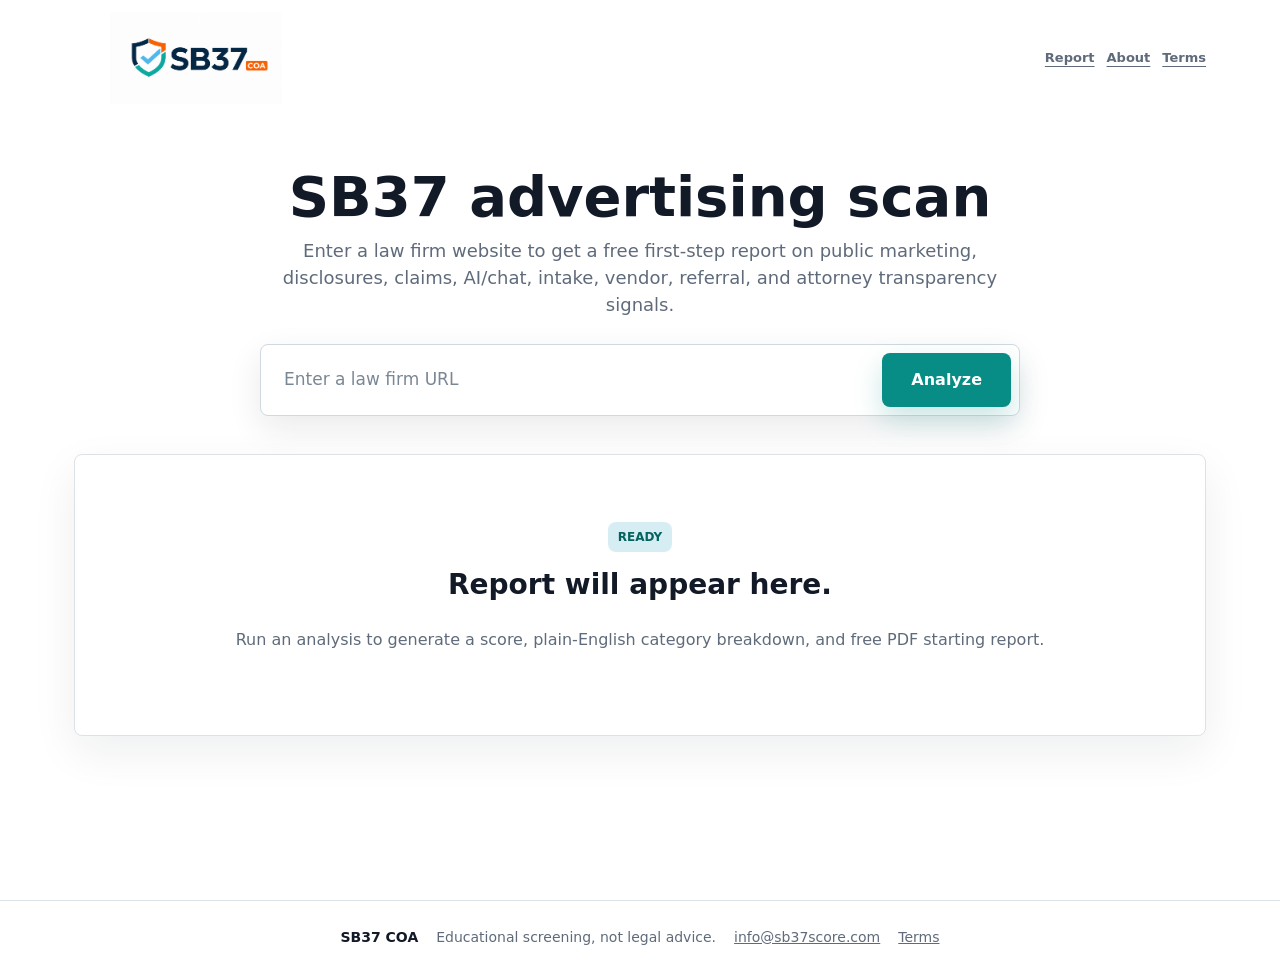
<file: index.html>
<!doctype html>
<html lang="en">
  <head>
    <meta charset="utf-8">
    <meta name="viewport" content="width=device-width, initial-scale=1">
    <title>SB37 COA | California Legal Advertising Assessment</title>
    <meta name="description" content="Run a free SB37 compliance opportunity assessment for California law firm advertising, AI content, intake scripts, lead vendors, and disclosures.">
    <link rel="canonical" href="https://sb37score.com/">
    <link rel="stylesheet" href="styles.css?v=20260804a">
  </head>
  <body>
    <header class="site-header">
      <div class="top-scan-shell">
        <a class="brand" href="/" aria-label="SB37 COA home">
          <img src="assets/sb37-coa-logo.png" alt="SB37 COA logo">
        </a>
        <div class="small-links" aria-label="Site links">
          <a href="#assessment">Report</a>
          <a href="/about.html">About</a>
          <a href="/terms.html">Terms</a>
        </div>
      </div>
    </header>

    <main class="scan-app">
      <section class="psi-hero" aria-label="SB37 scanner">
        <div class="psi-copy">
          <h1>SB37 advertising scan</h1>
          <p>Enter a law firm website to get a free first-step report on public marketing, disclosures, claims, AI/chat, intake, vendor, referral, and attorney transparency signals.</p>
        </div>
        <form class="top-scan-form psi-form" id="assessmentForm">
          <label class="sr-only" for="website">Law firm website</label>
          <input id="website" name="website" type="text" inputmode="url" autocapitalize="none" autocomplete="url" spellcheck="false" placeholder="Enter a law firm URL" required>
          <button class="button primary" type="submit">Analyze</button>
        </form>
      </section>
      <section class="assessment-shell compact-report" id="assessment">
        <div class="assessment-output">
          <article class="report-card" id="reportCard" aria-live="polite">
            <div class="report-empty">
              <span class="report-badge">Ready</span>
              <h3>Report will appear here.</h3>
              <p>Run an analysis to generate a score, plain-English category breakdown, and free PDF starting report.</p>
            </div>
          </article>
        </div>
      </section>
    </main>

    <footer class="site-footer">
      <span>SB37 COA</span>
      <span>Educational screening, not legal advice.</span>
      <a href="mailto:info@sb37score.com">info@sb37score.com</a>
      <a href="/terms.html">Terms</a>
    </footer>

    <script src="script.js?v=20260912d"></script>
  </body>
</html>
</file>
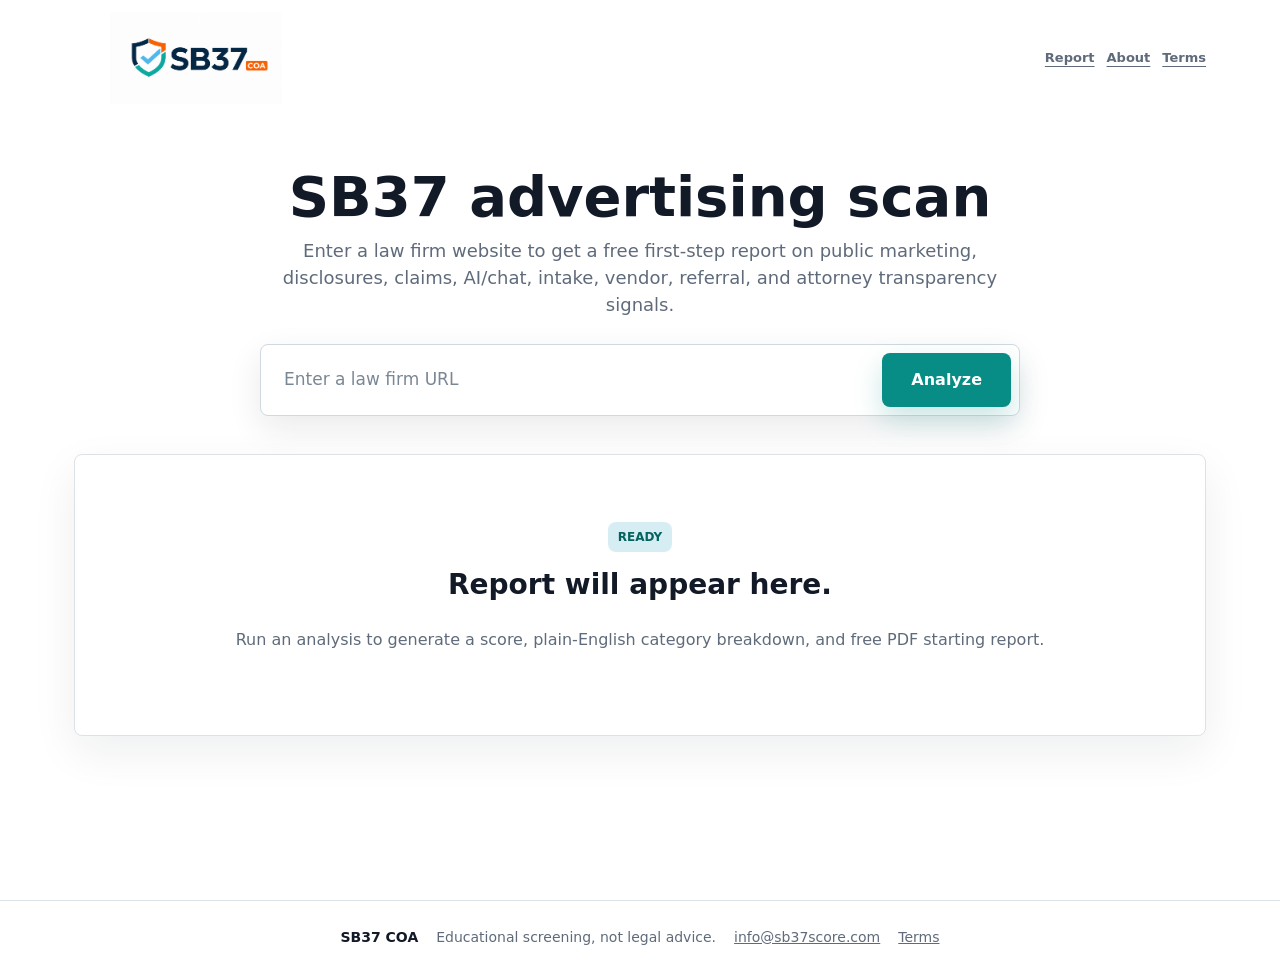
<file: questionSB/index.html>
<!doctype html>
<html lang="en">
  <head>
    <meta charset="utf-8">
    <meta name="viewport" content="width=device-width, initial-scale=1">
    <meta http-equiv="refresh" content="0; url=/?ref=SB">
    <title>SB37 COA Referral</title>
    <link rel="canonical" href="https://sb37score.com/?ref=SB">
    <script>
      window.location.replace("/?ref=SB");
    </script>
  </head>
  <body>
    <p><a href="/?ref=SB">Open SB37 COA</a></p>
  </body>
</html>
</file>
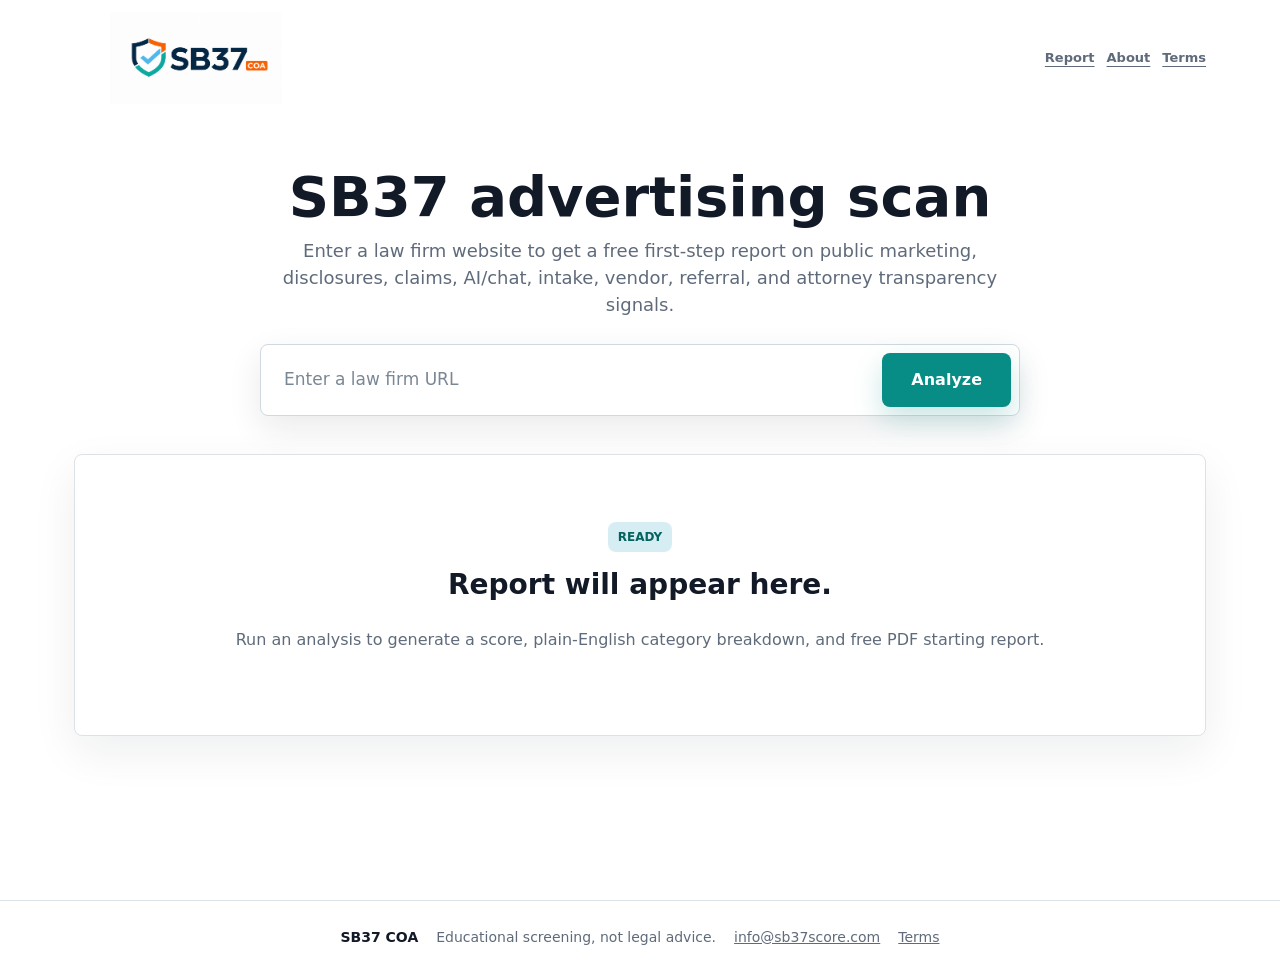
<file: SB37/index.html>
<!doctype html>
<html lang="en">
  <head>
    <meta charset="utf-8">
    <meta name="viewport" content="width=device-width, initial-scale=1">
    <meta http-equiv="refresh" content="0; url=/">
    <title>SB37 COA</title>
    <link rel="canonical" href="https://sb37score.com/">
    <script>
      window.location.replace("/" + window.location.search + window.location.hash);
    </script>
  </head>
  <body>
    <p><a href="/">Open SB37 COA</a></p>
  </body>
</html>
</file>
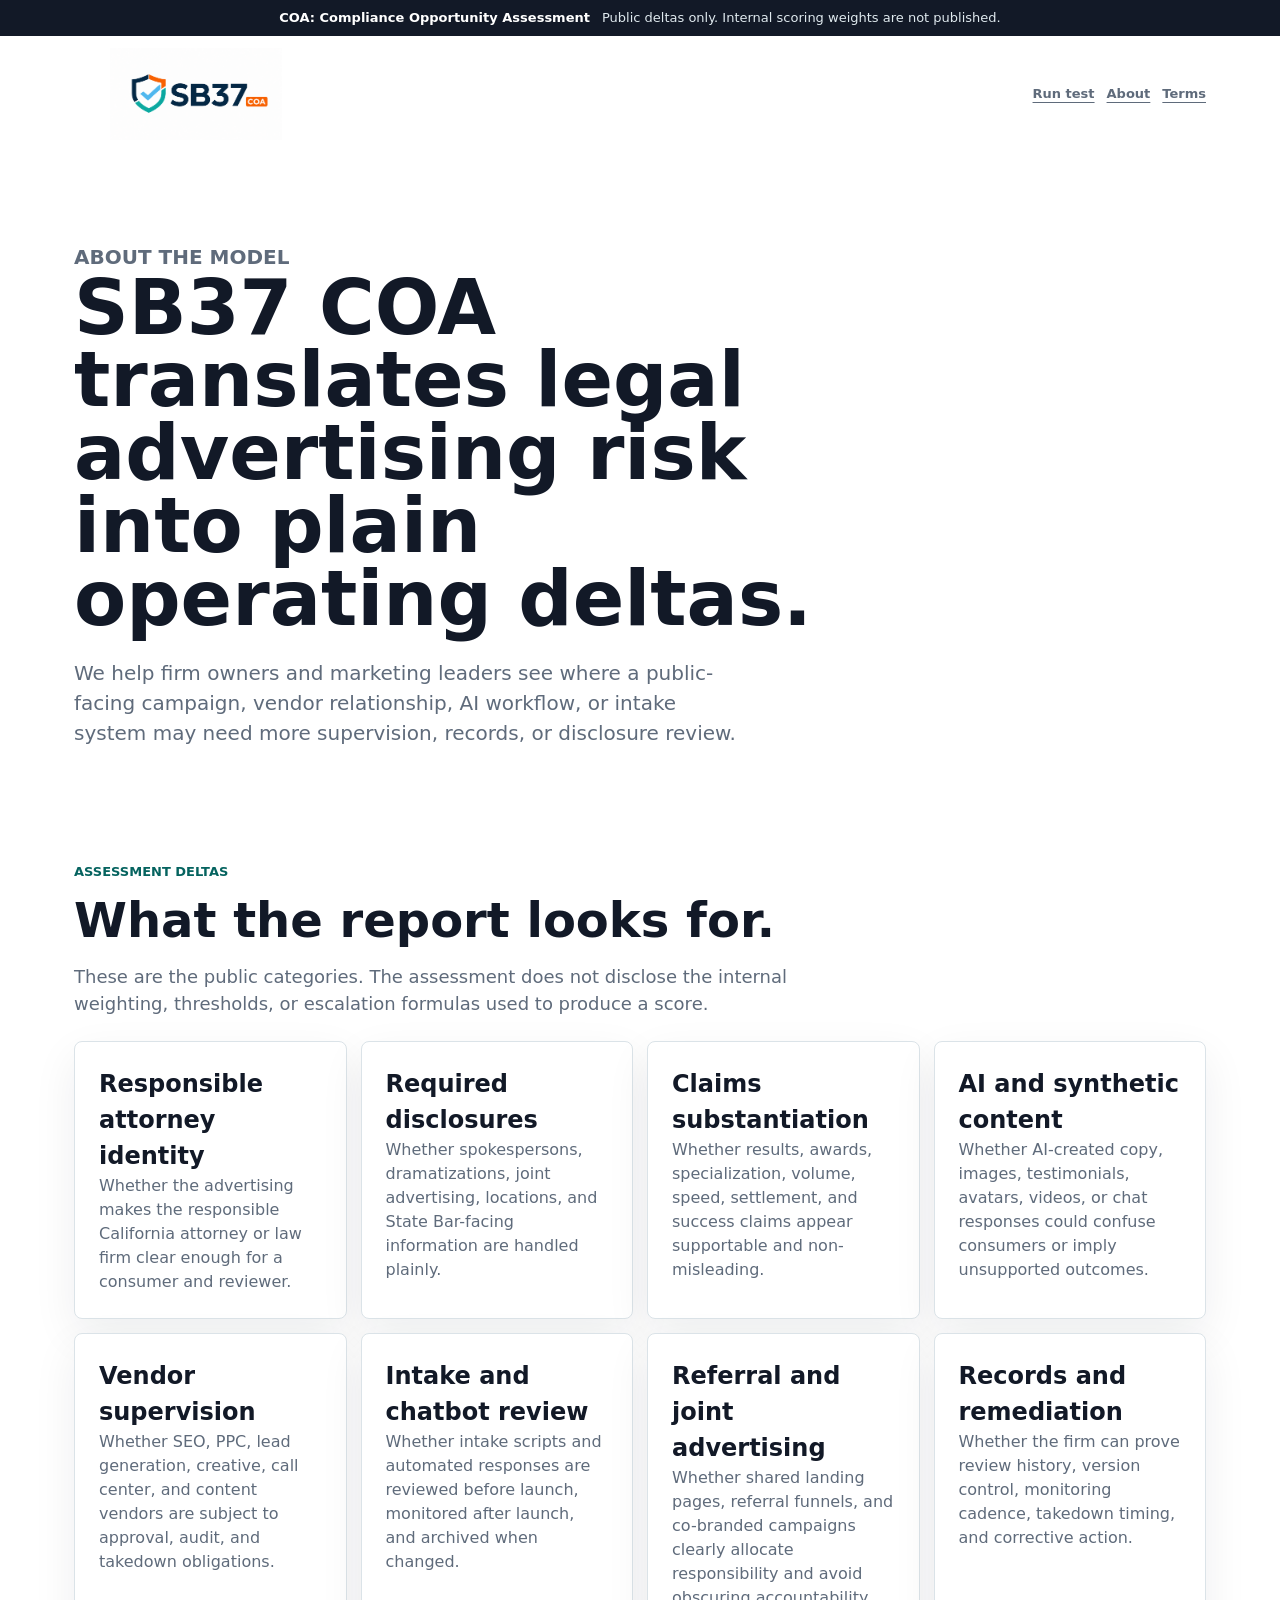
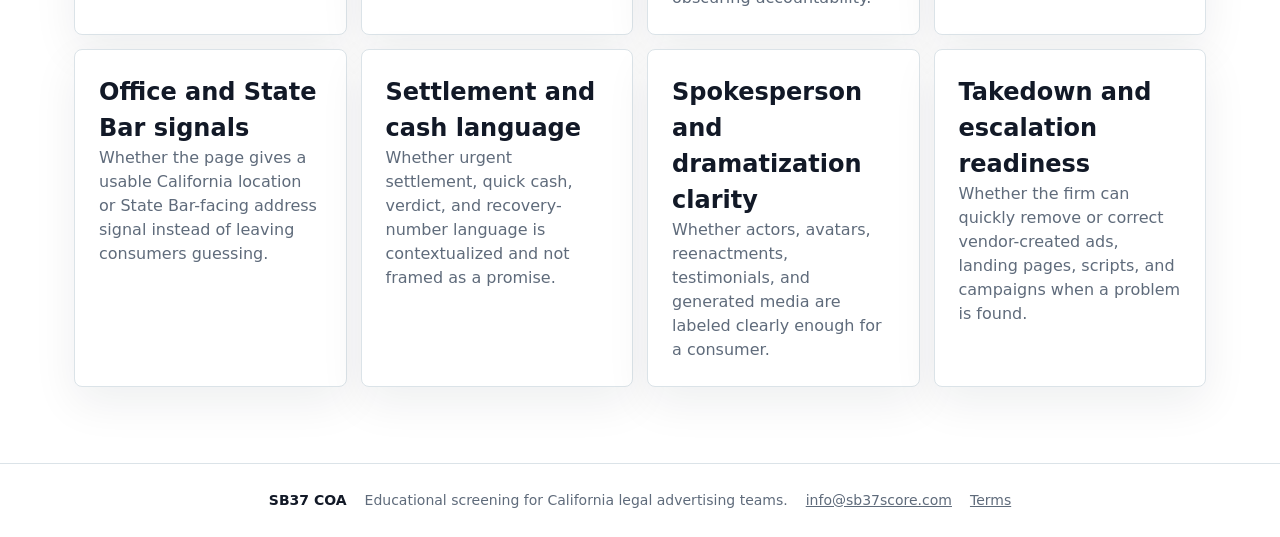
<file: about.html>
<!doctype html>
<html lang="en">
  <head>
    <meta charset="utf-8">
    <meta name="viewport" content="width=device-width, initial-scale=1">
    <title>About SB37 COA</title>
    <meta name="description" content="About the SB37 COA assessment deltas for California lawyer advertising readiness.">
    <link rel="canonical" href="https://sb37score.com/about.html">
    <link rel="stylesheet" href="styles.css">
  </head>
  <body>
    <header class="site-header">
      <div class="coa-strip">
        <strong>COA: Compliance Opportunity Assessment</strong>
        <span>Public deltas only. Internal scoring weights are not published.</span>
      </div>
      <div class="top-scan-shell simple">
        <a class="brand" href="/" aria-label="SB37 COA home">
          <img src="assets/sb37-coa-logo.png" alt="SB37 COA logo">
        </a>
        <div class="small-links" aria-label="Site links">
          <a href="/">Run test</a>
          <a href="/about.html">About</a>
          <a href="/terms.html">Terms</a>
        </div>
      </div>
    </header>

    <main>
      <section class="page-hero">
        <p class="eyebrow">About the model</p>
        <h1>SB37 COA translates legal advertising risk into plain operating deltas.</h1>
        <p>We help firm owners and marketing leaders see where a public-facing campaign, vendor relationship, AI workflow, or intake system may need more supervision, records, or disclosure review.</p>
      </section>

      <section class="delta-section">
        <div class="section-heading compact">
          <p class="eyebrow">Assessment deltas</p>
          <h2>What the report looks for.</h2>
          <p>These are the public categories. The assessment does not disclose the internal weighting, thresholds, or escalation formulas used to produce a score.</p>
        </div>
        <div class="delta-grid">
          <article>
            <h3>Responsible attorney identity</h3>
            <p>Whether the advertising makes the responsible California attorney or law firm clear enough for a consumer and reviewer.</p>
          </article>
          <article>
            <h3>Required disclosures</h3>
            <p>Whether spokespersons, dramatizations, joint advertising, locations, and State Bar-facing information are handled plainly.</p>
          </article>
          <article>
            <h3>Claims substantiation</h3>
            <p>Whether results, awards, specialization, volume, speed, settlement, and success claims appear supportable and non-misleading.</p>
          </article>
          <article>
            <h3>AI and synthetic content</h3>
            <p>Whether AI-created copy, images, testimonials, avatars, videos, or chat responses could confuse consumers or imply unsupported outcomes.</p>
          </article>
          <article>
            <h3>Vendor supervision</h3>
            <p>Whether SEO, PPC, lead generation, creative, call center, and content vendors are subject to approval, audit, and takedown obligations.</p>
          </article>
          <article>
            <h3>Intake and chatbot review</h3>
            <p>Whether intake scripts and automated responses are reviewed before launch, monitored after launch, and archived when changed.</p>
          </article>
          <article>
            <h3>Referral and joint advertising</h3>
            <p>Whether shared landing pages, referral funnels, and co-branded campaigns clearly allocate responsibility and avoid obscuring accountability.</p>
          </article>
          <article>
            <h3>Records and remediation</h3>
            <p>Whether the firm can prove review history, version control, monitoring cadence, takedown timing, and corrective action.</p>
          </article>
          <article>
            <h3>Office and State Bar signals</h3>
            <p>Whether the page gives a usable California location or State Bar-facing address signal instead of leaving consumers guessing.</p>
          </article>
          <article>
            <h3>Settlement and cash language</h3>
            <p>Whether urgent settlement, quick cash, verdict, and recovery-number language is contextualized and not framed as a promise.</p>
          </article>
          <article>
            <h3>Spokesperson and dramatization clarity</h3>
            <p>Whether actors, avatars, reenactments, testimonials, and generated media are labeled clearly enough for a consumer.</p>
          </article>
          <article>
            <h3>Takedown and escalation readiness</h3>
            <p>Whether the firm can quickly remove or correct vendor-created ads, landing pages, scripts, and campaigns when a problem is found.</p>
          </article>
        </div>
      </section>
    </main>

    <footer class="site-footer">
      <span>SB37 COA</span>
      <span>Educational screening for California legal advertising teams.</span>
      <a href="mailto:info@sb37score.com">info@sb37score.com</a>
      <a href="/terms.html">Terms</a>
    </footer>
  </body>
</html>
</file>
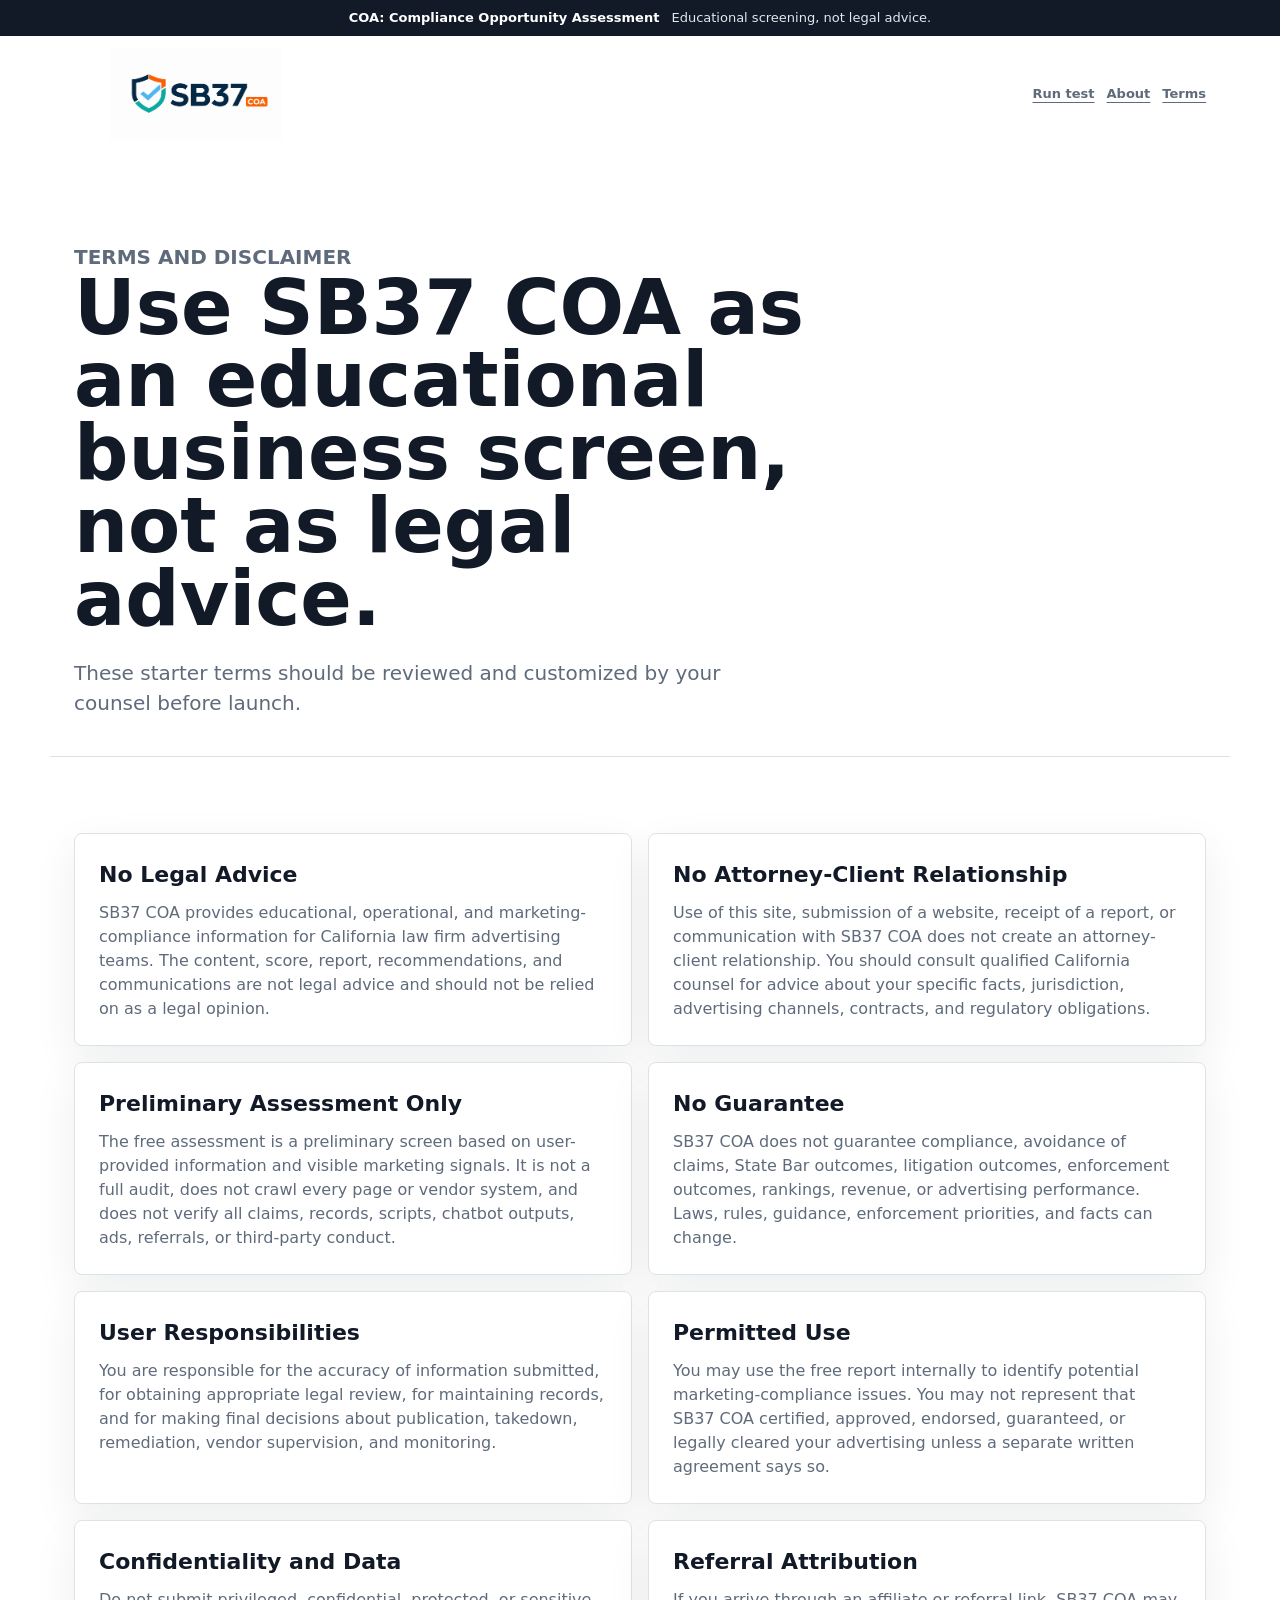
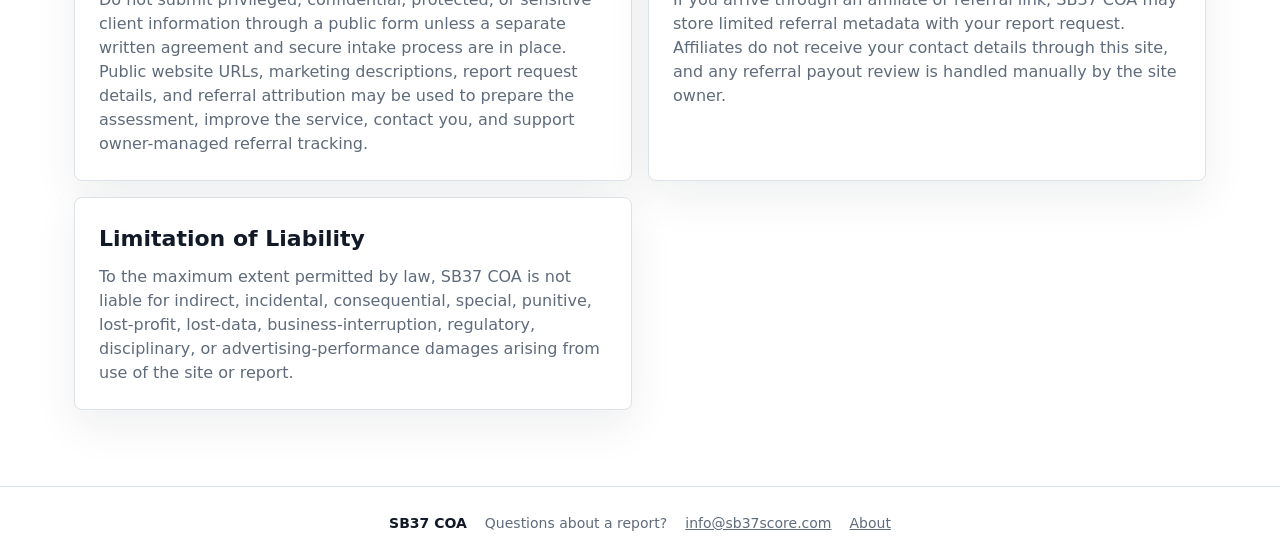
<file: terms.html>
<!doctype html>
<html lang="en">
  <head>
    <meta charset="utf-8">
    <meta name="viewport" content="width=device-width, initial-scale=1">
    <title>SB37 COA Terms and Disclaimer</title>
    <meta name="description" content="Terms of service and disclaimer for SB37 COA.">
    <link rel="canonical" href="https://sb37score.com/terms.html">
    <link rel="stylesheet" href="styles.css">
  </head>
  <body>
    <header class="site-header">
      <div class="coa-strip">
        <strong>COA: Compliance Opportunity Assessment</strong>
        <span>Educational screening, not legal advice.</span>
      </div>
      <div class="top-scan-shell simple">
        <a class="brand" href="/" aria-label="SB37 COA home">
          <img src="assets/sb37-coa-logo.png" alt="SB37 COA logo">
        </a>
        <div class="small-links" aria-label="Site links">
          <a href="/">Run test</a>
          <a href="/about.html">About</a>
          <a href="/terms.html">Terms</a>
        </div>
      </div>
    </header>

    <main>
      <section class="page-hero legal">
        <p class="eyebrow">Terms and disclaimer</p>
        <h1>Use SB37 COA as an educational business screen, not as legal advice.</h1>
        <p>These starter terms should be reviewed and customized by your counsel before launch.</p>
      </section>

      <section class="terms-layout">
        <article>
          <h2>No Legal Advice</h2>
          <p>SB37 COA provides educational, operational, and marketing-compliance information for California law firm advertising teams. The content, score, report, recommendations, and communications are not legal advice and should not be relied on as a legal opinion.</p>
        </article>
        <article>
          <h2>No Attorney-Client Relationship</h2>
          <p>Use of this site, submission of a website, receipt of a report, or communication with SB37 COA does not create an attorney-client relationship. You should consult qualified California counsel for advice about your specific facts, jurisdiction, advertising channels, contracts, and regulatory obligations.</p>
        </article>
        <article>
          <h2>Preliminary Assessment Only</h2>
          <p>The free assessment is a preliminary screen based on user-provided information and visible marketing signals. It is not a full audit, does not crawl every page or vendor system, and does not verify all claims, records, scripts, chatbot outputs, ads, referrals, or third-party conduct.</p>
        </article>
        <article>
          <h2>No Guarantee</h2>
          <p>SB37 COA does not guarantee compliance, avoidance of claims, State Bar outcomes, litigation outcomes, enforcement outcomes, rankings, revenue, or advertising performance. Laws, rules, guidance, enforcement priorities, and facts can change.</p>
        </article>
        <article>
          <h2>User Responsibilities</h2>
          <p>You are responsible for the accuracy of information submitted, for obtaining appropriate legal review, for maintaining records, and for making final decisions about publication, takedown, remediation, vendor supervision, and monitoring.</p>
        </article>
        <article>
          <h2>Permitted Use</h2>
          <p>You may use the free report internally to identify potential marketing-compliance issues. You may not represent that SB37 COA certified, approved, endorsed, guaranteed, or legally cleared your advertising unless a separate written agreement says so.</p>
        </article>
        <article>
          <h2>Confidentiality and Data</h2>
          <p>Do not submit privileged, confidential, protected, or sensitive client information through a public form unless a separate written agreement and secure intake process are in place. Public website URLs, marketing descriptions, report request details, and referral attribution may be used to prepare the assessment, improve the service, contact you, and support owner-managed referral tracking.</p>
        </article>
        <article>
          <h2>Referral Attribution</h2>
          <p>If you arrive through an affiliate or referral link, SB37 COA may store limited referral metadata with your report request. Affiliates do not receive your contact details through this site, and any referral payout review is handled manually by the site owner.</p>
        </article>
        <article>
          <h2>Limitation of Liability</h2>
          <p>To the maximum extent permitted by law, SB37 COA is not liable for indirect, incidental, consequential, special, punitive, lost-profit, lost-data, business-interruption, regulatory, disciplinary, or advertising-performance damages arising from use of the site or report.</p>
        </article>
      </section>
    </main>

    <footer class="site-footer">
      <span>SB37 COA</span>
      <span>Questions about a report?</span>
      <a href="mailto:info@sb37score.com">info@sb37score.com</a>
      <a href="/about.html">About</a>
    </footer>
  </body>
</html>
</file>
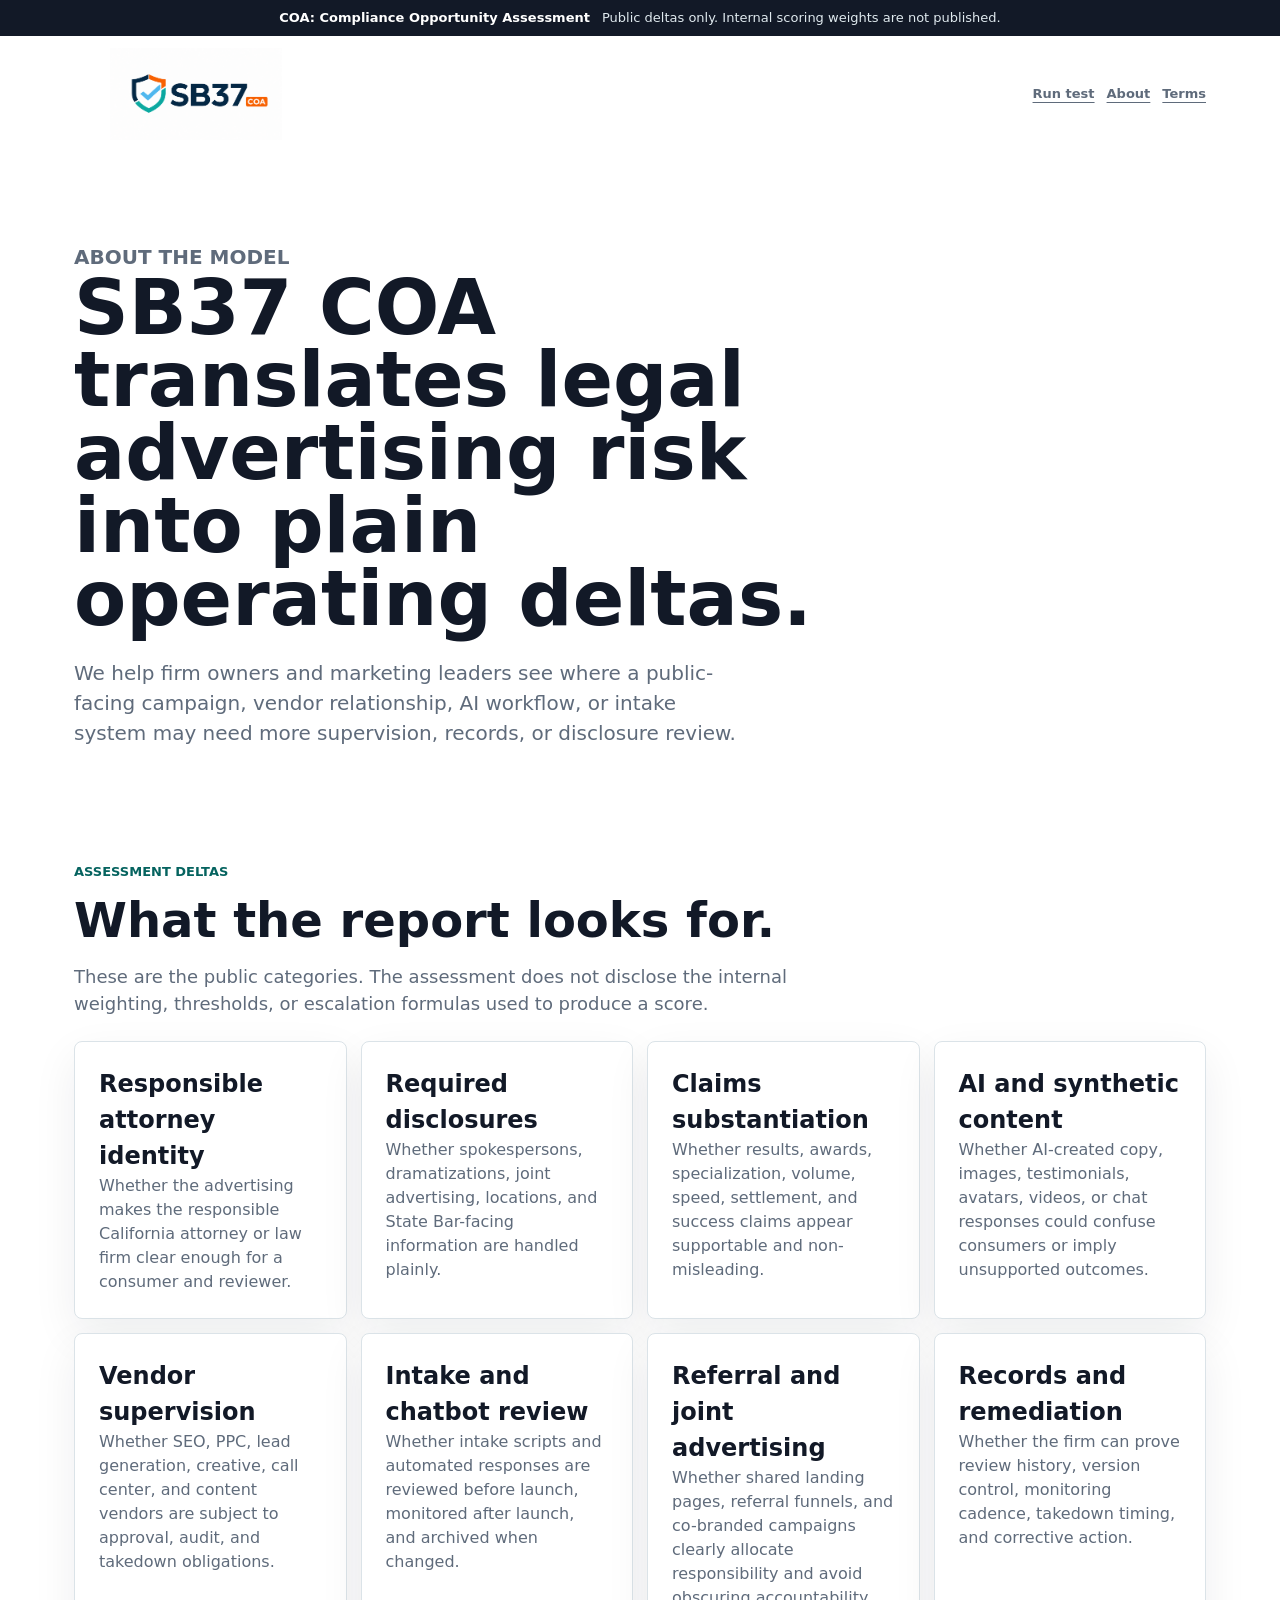
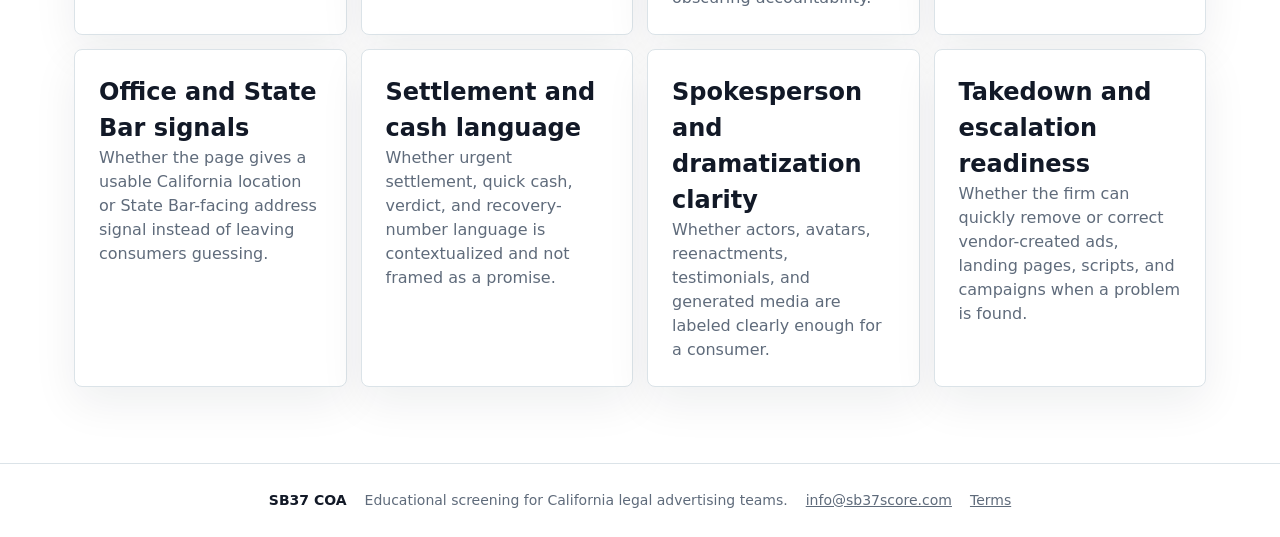
<file: SB37/about.html>
<!doctype html>
<html lang="en">
  <head>
    <meta charset="utf-8">
    <meta name="viewport" content="width=device-width, initial-scale=1">
    <meta http-equiv="refresh" content="0; url=/about.html">
    <title>About SB37 COA</title>
    <link rel="canonical" href="https://sb37score.com/about.html">
    <script>
      window.location.replace("/about.html" + window.location.search + window.location.hash);
    </script>
  </head>
  <body>
    <p><a href="/about.html">Open About SB37 COA</a></p>
  </body>
</html>
</file>
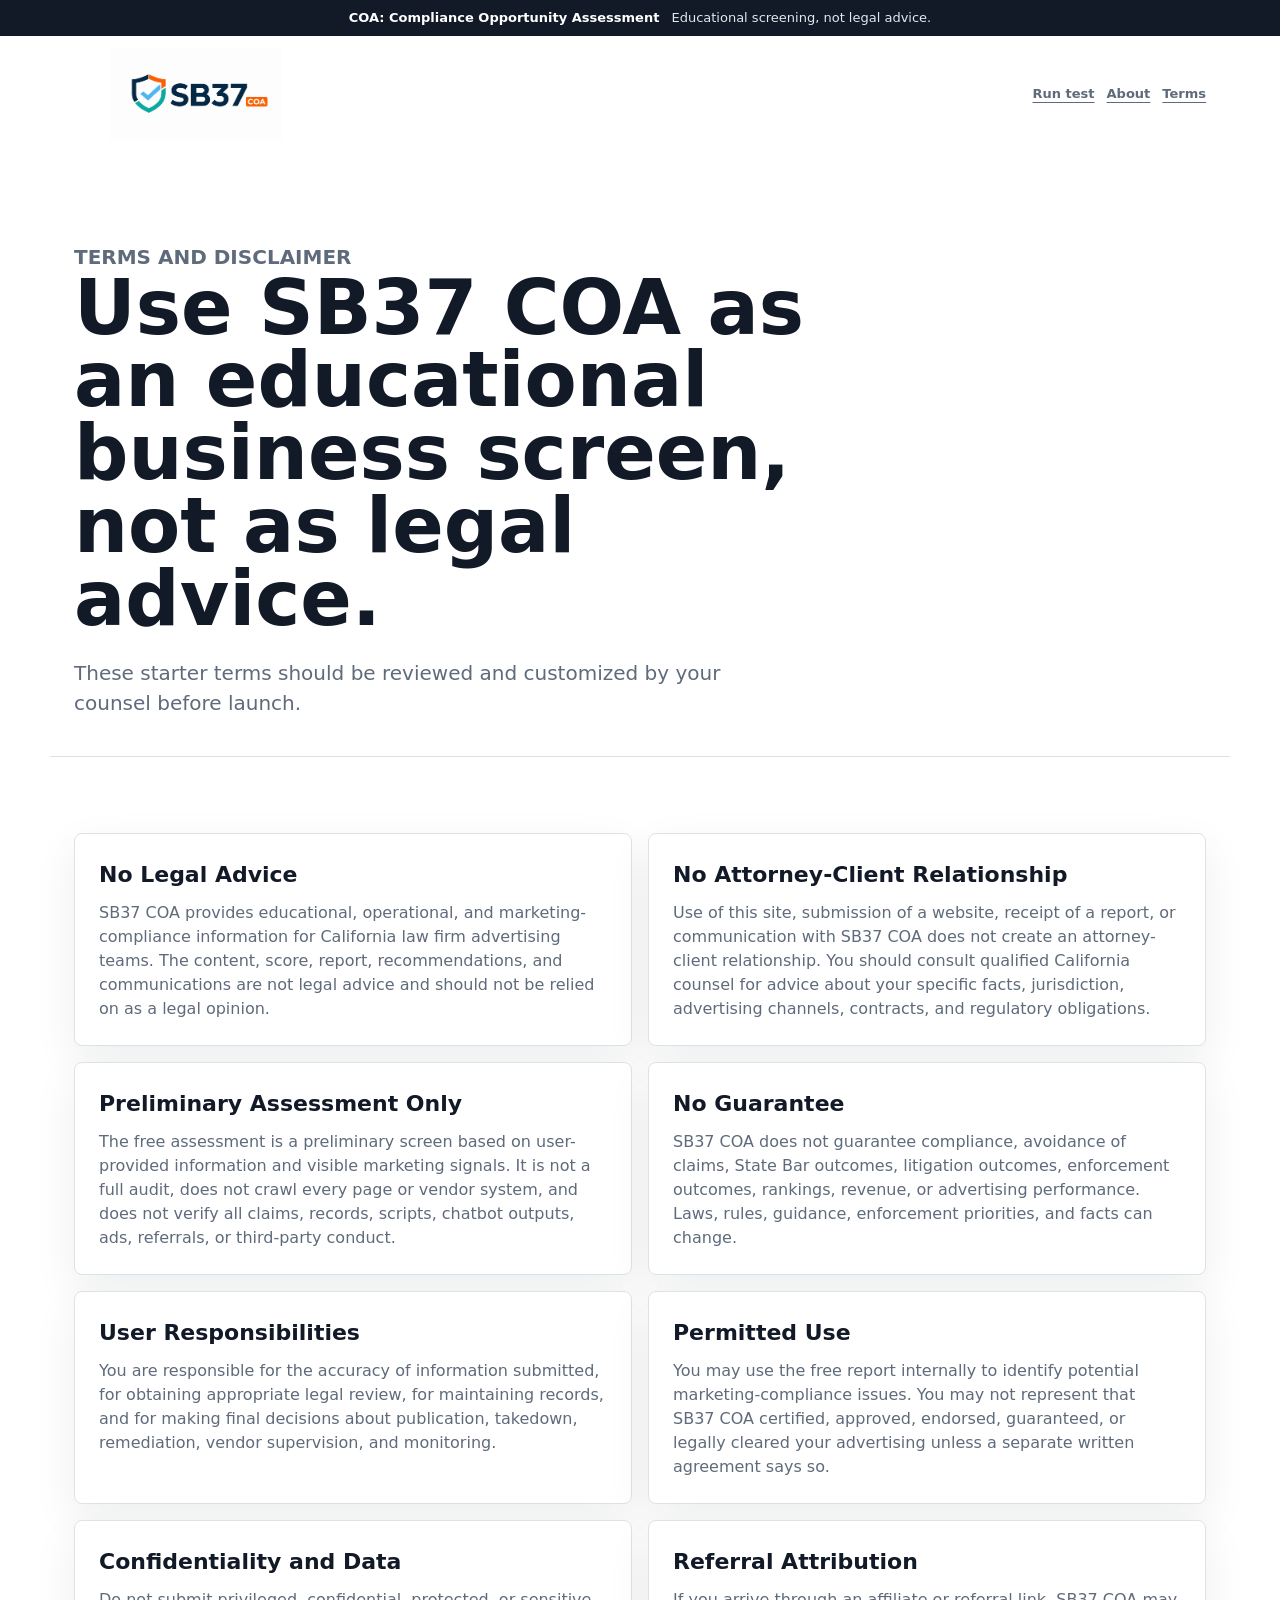
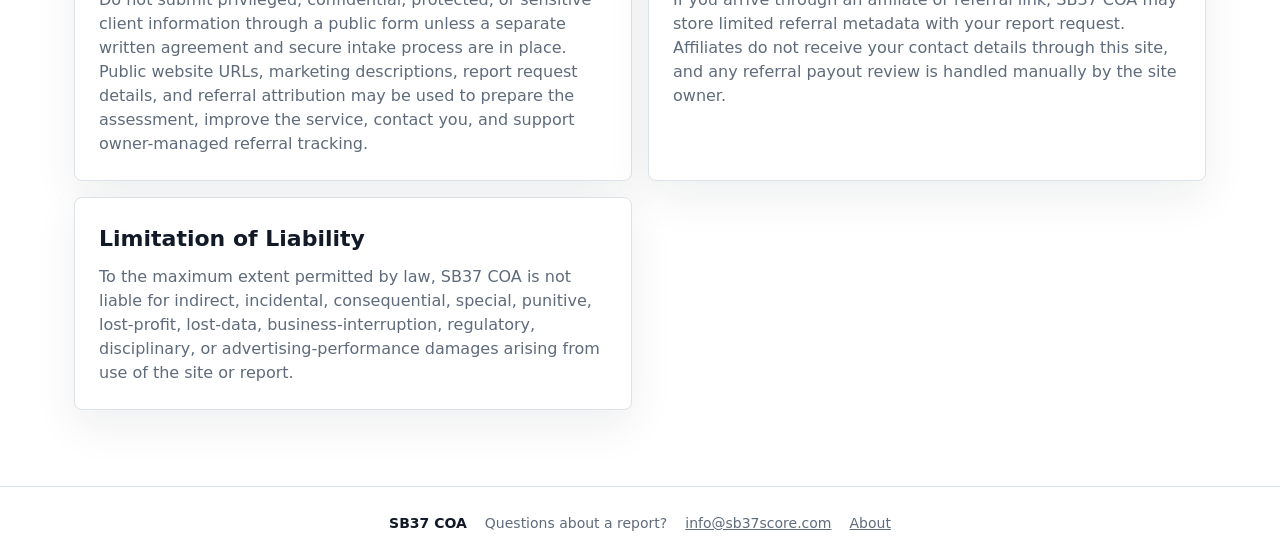
<file: SB37/terms.html>
<!doctype html>
<html lang="en">
  <head>
    <meta charset="utf-8">
    <meta name="viewport" content="width=device-width, initial-scale=1">
    <meta http-equiv="refresh" content="0; url=/terms.html">
    <title>SB37 COA Terms and Disclaimer</title>
    <link rel="canonical" href="https://sb37score.com/terms.html">
    <script>
      window.location.replace("/terms.html" + window.location.search + window.location.hash);
    </script>
  </head>
  <body>
    <p><a href="/terms.html">Open SB37 COA Terms</a></p>
  </body>
</html>
</file>
<file: styles.css>
:root {
  --ink: #121927;
  --muted: #5f6b7b;
  --line: #dbe3e8;
  --paper: #fbfcf8;
  --white: #ffffff;
  --teal: #078c86;
  --teal-dark: #05635f;
  --poppy: #f27a35;
  --sky: #d7edf4;
  --blue: #315d7d;
  --green: #27a76f;
  --warning: #c56a16;
  --danger: #b43b45;
  --shadow: 0 24px 70px rgba(18, 25, 39, 0.13);
}

* {
  box-sizing: border-box;
}

html {
  scroll-behavior: smooth;
}

body {
  margin: 0;
  color: var(--ink);
  background: var(--white);
  font-family: Inter, ui-sans-serif, system-ui, -apple-system, BlinkMacSystemFont, "Segoe UI", sans-serif;
  line-height: 1.5;
}

a {
  color: inherit;
}

.site-header {
  position: relative;
  top: 0;
  z-index: 10;
  background: var(--white);
}

.coa-strip {
  display: flex;
  justify-content: center;
  gap: 12px;
  padding: 8px 20px;
  color: var(--white);
  background: var(--ink);
  font-size: 13px;
}

.coa-strip span {
  color: #dfe9ee;
}

.top-scan-shell {
  display: grid;
  grid-template-columns: auto 1fr;
  align-items: center;
  gap: 22px;
  max-width: 1180px;
  margin: 0 auto;
  padding: 12px 24px 6px;
}

.top-scan-shell.simple {
  grid-template-columns: auto auto;
  justify-content: space-between;
}

.brand {
  display: inline-flex;
  align-items: center;
  text-decoration: none;
}

.brand img {
  display: block;
  width: 244px;
  height: 92px;
  object-fit: contain;
}

.top-scan-form {
  display: grid;
  grid-template-columns: minmax(0, 1fr) auto;
  gap: 10px;
  align-items: center;
  width: 100%;
}

.top-scan-form input {
  min-height: 54px;
  background: var(--white);
  box-shadow: none;
  font-size: 17px;
}

.top-scan-form input::placeholder {
  color: #7a8794;
}

.small-links {
  display: flex;
  align-items: center;
  justify-content: flex-end;
  gap: 12px;
  white-space: nowrap;
}

.scan-app {
  min-height: calc(100vh - 110px);
}

.psi-hero {
  display: grid;
  gap: 26px;
  justify-items: center;
  max-width: 980px;
  margin: 0 auto;
  padding: 46px 24px 28px;
  text-align: center;
}

.psi-copy {
  display: grid;
  justify-items: center;
  gap: 10px;
}

.psi-copy img {
  width: 132px;
  height: auto;
}

.psi-copy h1 {
  margin: 12px 0 0;
  font-size: clamp(36px, 6vw, 56px);
  line-height: 1.05;
  letter-spacing: 0;
}

.psi-copy p {
  max-width: 720px;
  margin: 0;
  color: var(--muted);
  font-size: 18px;
}

.psi-form {
  width: min(100%, 760px);
  padding: 8px;
  border: 1px solid #cfd9df;
  border-radius: 8px;
  background: var(--white);
  box-shadow: 0 12px 34px rgba(18, 25, 39, 0.09);
}

.psi-form input {
  border-color: transparent;
}

.psi-form input:focus {
  outline: none;
  border-color: transparent;
}

.psi-form .button {
  min-height: 54px;
  padding: 0 28px;
}

.small-links a,
.text-links a {
  color: var(--muted);
  font-size: 13px;
  font-weight: 700;
  text-decoration: underline;
  text-decoration-thickness: 1px;
  text-underline-offset: 4px;
}

.small-links a:hover,
.text-links a:hover {
  color: var(--ink);
}

.sr-only {
  position: absolute;
  width: 1px;
  height: 1px;
  padding: 0;
  margin: -1px;
  overflow: hidden;
  clip: rect(0, 0, 0, 0);
  white-space: nowrap;
  border: 0;
}

.hero {
  display: grid;
  grid-template-columns: minmax(0, 1.08fr) minmax(320px, 0.92fr);
  gap: 42px;
  align-items: center;
  max-width: 1180px;
  min-height: calc(100vh - 130px);
  margin: 0 auto;
  padding: 64px 24px 56px;
}

.hero-copy h1,
.page-hero h1 {
  max-width: 780px;
  margin: 0;
  font-size: clamp(42px, 6.3vw, 76px);
  line-height: 0.96;
  letter-spacing: 0;
}

.hero-lede,
.page-hero p {
  max-width: 680px;
  margin: 22px 0 0;
  color: var(--muted);
  font-size: 20px;
}

.eyebrow {
  margin: 0 0 14px;
  color: var(--teal-dark);
  font-size: 13px;
  font-weight: 900;
  letter-spacing: 0;
  text-transform: uppercase;
}

.hero-actions {
  display: flex;
  flex-wrap: wrap;
  gap: 12px;
  margin-top: 30px;
}

.hero-actions.text-links {
  gap: 16px;
}

.button {
  display: inline-flex;
  align-items: center;
  justify-content: center;
  min-height: 48px;
  padding: 0 18px;
  border: 1px solid transparent;
  border-radius: 8px;
  font: inherit;
  font-weight: 850;
  text-decoration: none;
  cursor: pointer;
}

.button.primary {
  color: var(--white);
  background: var(--teal);
  box-shadow: 0 12px 28px rgba(7, 140, 134, 0.22);
}

.button.primary:hover {
  background: var(--teal-dark);
}

.button:disabled {
  cursor: wait;
  opacity: 0.72;
}

.button.secondary {
  color: var(--ink);
  background: var(--white);
  border-color: var(--line);
}

.button.wide {
  width: 100%;
}

.score-panel {
  display: grid;
  gap: 14px;
}

.meter-card {
  overflow: hidden;
  min-height: 520px;
  padding: 28px;
  border: 1px solid var(--line);
  border-radius: 8px;
  background:
    radial-gradient(circle at 20% 10%, rgba(242, 122, 53, 0.2), transparent 28%),
    linear-gradient(145deg, #ffffff 0%, #e8f7f6 52%, #f7eee1 100%);
  box-shadow: var(--shadow);
}

.meter-top {
  display: flex;
  align-items: center;
  justify-content: space-between;
  color: var(--muted);
  font-weight: 850;
}

.meter-top strong {
  color: var(--ink);
  font-size: 56px;
  line-height: 1;
}

.meter-ring {
  position: relative;
  display: grid;
  place-items: center;
  width: min(100%, 330px);
  aspect-ratio: 1;
  margin: 34px auto;
  border-radius: 50%;
  background: conic-gradient(var(--green) 0 62%, var(--poppy) 62% 82%, #e5edf0 82% 100%);
}

.meter-ring::after {
  content: "";
  position: absolute;
  inset: 18px;
  border-radius: 50%;
  background: var(--white);
}

.ring-core {
  position: relative;
  z-index: 1;
  display: grid;
  place-items: center;
  width: 132px;
  aspect-ratio: 1;
  border-radius: 50%;
  color: var(--teal-dark);
  background: var(--sky);
  font-size: 28px;
  font-weight: 950;
}

.meter-status {
  display: grid;
  gap: 6px;
  padding: 18px;
  border-radius: 8px;
  background: rgba(255, 255, 255, 0.78);
}

.meter-status strong {
  font-size: 22px;
}

.meter-status span {
  color: var(--muted);
}

.mini-grid {
  display: grid;
  grid-template-columns: repeat(4, 1fr);
  gap: 10px;
}

.mini-grid span {
  display: grid;
  place-items: center;
  min-height: 64px;
  padding: 8px;
  border: 1px solid var(--line);
  border-radius: 8px;
  background: var(--white);
  color: var(--muted);
  font-size: 13px;
  font-weight: 850;
  text-align: center;
}

.risk-band {
  display: grid;
  grid-template-columns: repeat(3, 1fr);
  gap: 1px;
  background: var(--line);
  border-block: 1px solid var(--line);
}

.risk-band div {
  display: grid;
  gap: 6px;
  min-height: 150px;
  padding: 28px;
  background: var(--ink);
  color: var(--white);
}

.risk-band span {
  color: #ccd7df;
}

.assessment-shell,
.packages,
.loop-section,
.delta-section,
.terms-layout,
.disclaimer-callout,
.page-hero {
  max-width: 1180px;
  margin: 0 auto;
  padding: 76px 24px;
}

.scan-app .compact-report {
  padding-top: 10px;
  padding-bottom: 48px;
}

.compact-report .assessment-output {
  gap: 0;
}

.compact-report .report-card {
  min-height: 280px;
}

.compact-report .report-empty {
  min-height: 224px;
}

.section-heading {
  max-width: 760px;
  margin-bottom: 28px;
}

.section-heading.compact {
  margin-bottom: 24px;
}

.section-heading h2 {
  margin: 0;
  font-size: clamp(30px, 4vw, 48px);
  line-height: 1.02;
}

.section-heading p:not(.eyebrow) {
  color: var(--muted);
  font-size: 18px;
}

.assessment-grid {
  display: grid;
  grid-template-columns: minmax(310px, 0.85fr) minmax(0, 1.15fr);
  gap: 24px;
  align-items: start;
}

.assessment-output {
  display: grid;
  gap: 16px;
}

.assessment-card,
.report-card,
.package-grid article,
.delta-grid article,
.terms-layout article,
.disclaimer-callout {
  border: 1px solid var(--line);
  border-radius: 8px;
  background: var(--white);
  box-shadow: 0 16px 45px rgba(18, 25, 39, 0.07);
}

.assessment-card {
  padding: 24px;
}

fieldset {
  display: grid;
  gap: 12px;
  margin: 0;
  padding: 0;
  border: 0;
}

fieldset + fieldset {
  margin-top: 24px;
  padding-top: 22px;
  border-top: 1px solid var(--line);
}

legend {
  margin-bottom: 14px;
  font-size: 18px;
  font-weight: 900;
}

label {
  font-weight: 800;
}

input,
select {
  width: 100%;
  min-height: 48px;
  padding: 0 14px;
  border: 1px solid #cfd9df;
  border-radius: 8px;
  color: var(--ink);
  background: var(--white);
  font: inherit;
}

input:focus,
select:focus {
  outline: 3px solid rgba(7, 140, 134, 0.18);
  border-color: var(--teal);
}

.inline-field {
  display: grid;
  grid-template-columns: 1fr auto;
  gap: 10px;
}

.form-note {
  margin: 0;
  color: var(--muted);
  font-size: 13px;
}

.form-note a {
  color: var(--teal-dark);
  font-weight: 900;
}

.auto-scan-card {
  display: grid;
  gap: 6px;
  padding: 16px;
  border: 1px solid #d8e5e8;
  border-radius: 8px;
  color: var(--ink);
  background: #f7faf9;
}

.auto-scan-card strong {
  font-size: 16px;
}

.auto-scan-card span {
  color: var(--muted);
  font-size: 14px;
}

.auto-scan-card.scanning {
  border-color: rgba(7, 140, 134, 0.5);
  background: #edf9f8;
}

.auto-scan-card.warning {
  border-color: rgba(197, 106, 22, 0.45);
  background: #fff8ed;
}

.report-card {
  min-height: 590px;
  padding: 28px;
}

.report-empty {
  display: grid;
  justify-items: center;
  align-content: center;
  min-height: 520px;
  color: var(--muted);
  text-align: center;
}

.report-empty h3 {
  margin: 12px 0 6px;
  color: var(--ink);
  font-size: 28px;
}

.scan-progress {
  display: grid;
  justify-items: center;
  align-content: center;
  gap: 18px;
  min-height: 520px;
  text-align: center;
}

.scan-orbit {
  position: relative;
  display: grid;
  place-items: center;
  width: 154px;
  aspect-ratio: 1;
  border-radius: 50%;
  background:
    conic-gradient(from 0deg, var(--teal), var(--green), var(--poppy), var(--teal));
  box-shadow: 0 18px 50px rgba(18, 25, 39, 0.14);
  animation: scanSpin 4.8s linear infinite;
}

.scan-orbit::before {
  content: "";
  position: absolute;
  inset: 12px;
  border-radius: 50%;
  background: var(--white);
}

.scan-orbit::after {
  content: "SB37";
  position: relative;
  z-index: 1;
  color: var(--ink);
  font-weight: 950;
  letter-spacing: 0;
  animation: scanSpin 4.8s linear infinite reverse;
}

.scan-orbit span {
  position: absolute;
  z-index: 1;
  width: 10px;
  aspect-ratio: 1;
  border-radius: 50%;
  background: var(--white);
  box-shadow: 0 0 0 5px rgba(255, 255, 255, 0.34);
}

.scan-orbit span:nth-child(1) {
  top: 2px;
}

.scan-orbit span:nth-child(2) {
  right: 14px;
  bottom: 28px;
}

.scan-orbit span:nth-child(3) {
  left: 14px;
  bottom: 28px;
}

.scan-copy h3 {
  margin: 10px 0 4px;
  font-size: clamp(28px, 5vw, 46px);
  line-height: 1;
}

.scan-copy p {
  margin: 0;
  color: var(--muted);
}

.scan-bar {
  overflow: hidden;
  width: min(100%, 520px);
  height: 12px;
  border-radius: 999px;
  background: #dce7e9;
}

.scan-bar span {
  display: block;
  width: 46%;
  height: 100%;
  border-radius: inherit;
  background: linear-gradient(90deg, var(--teal), var(--green), var(--poppy));
  animation: scanSweep 2.8s ease-in-out infinite;
}

.scan-phase {
  display: flex;
  align-items: center;
  justify-content: center;
  gap: 12px;
  min-height: 34px;
  color: var(--muted);
}

.scan-phase strong {
  color: var(--ink);
}

.scan-phase span {
  min-width: 52px;
  padding: 5px 8px;
  border-radius: 999px;
  color: var(--teal-dark);
  background: var(--sky);
  font-weight: 950;
}

.scan-modules {
  display: flex;
  flex-wrap: wrap;
  justify-content: center;
  gap: 8px;
  max-width: 860px;
}

.scan-modules span {
  padding: 8px 10px;
  border: 1px solid var(--line);
  border-radius: 999px;
  color: var(--muted);
  background: #f8fbfc;
  font-size: 12px;
  font-weight: 850;
  transition: color 0.2s ease, background 0.2s ease, border-color 0.2s ease, transform 0.2s ease;
}

.scan-modules span.active {
  color: var(--white);
  border-color: var(--teal);
  background: var(--teal);
}

.scan-modules span.done {
  color: var(--teal-dark);
  border-color: rgba(7, 140, 134, 0.22);
  background: #edf9f8;
}

@keyframes scanSpin {
  to {
    transform: rotate(360deg);
  }
}

@keyframes scanSweep {
  0% {
    transform: translateX(-105%);
  }
  55% {
    transform: translateX(80%);
  }
  100% {
    transform: translateX(230%);
  }
}

.report-badge {
  display: inline-flex;
  padding: 6px 10px;
  border-radius: 8px;
  color: var(--teal-dark);
  background: var(--sky);
  font-size: 12px;
  font-weight: 900;
  text-transform: uppercase;
}

.report-result {
  display: grid;
  gap: 14px;
}

.report-score {
  display: grid;
  grid-template-columns: auto 1fr;
  gap: 18px;
  align-items: center;
  padding-bottom: 20px;
  border-bottom: 1px solid var(--line);
}

.score-number {
  display: grid;
  place-items: center;
  width: 118px;
  aspect-ratio: 1;
  border-radius: 50%;
  color: var(--white);
  background: var(--teal);
  font-size: 40px;
  font-weight: 950;
}

.status-low .score-number {
  background: var(--green);
}

.status-medium .score-number {
  background: var(--warning);
}

.status-high .score-number {
  background: var(--danger);
}

.score-hero {
  display: grid;
  grid-template-columns: auto 1fr;
  gap: 18px;
  align-items: center;
  padding: 18px;
  border: 1px solid var(--line);
  border-radius: 8px;
  background: linear-gradient(145deg, #ffffff, #f3fbfa);
}

.score-hero h3 {
  margin: 8px 0 6px;
  font-size: clamp(28px, 4vw, 44px);
  line-height: 1;
}

.score-hero p {
  margin: 0 0 10px;
  color: var(--muted);
}

.score-ring {
  position: relative;
  display: grid;
  place-items: center;
  width: 152px;
  aspect-ratio: 1;
  border-radius: 50%;
  background:
    conic-gradient(var(--score-color) 0 var(--score), #e3ebef var(--score) 360deg);
  box-shadow: 0 16px 44px rgba(18, 25, 39, 0.12);
}

.score-ring.watch {
  background: conic-gradient(var(--score-color) 0 var(--score), #e3ebef var(--score) 360deg);
}

.score-ring.alert {
  background: conic-gradient(var(--score-color) 0 var(--score), #e3ebef var(--score) 360deg);
}

.score-ring::before {
  content: "";
  position: absolute;
  inset: 8px;
  border-radius: 50%;
  background:
    conic-gradient(#b43b45 0 40%, #c56a16 40% 75%, #27a76f 75% 100%);
  opacity: 0.16;
}

.score-pointer {
  position: absolute;
  top: 8px;
  left: 50%;
  z-index: 2;
  width: 4px;
  height: 20px;
  border-radius: 999px;
  background: var(--ink);
  transform-origin: 50% 68px;
  transform: translateX(-50%) rotate(calc(var(--score) - 180deg));
  transition: transform 0.08s linear;
}

.score-ring-core {
  position: relative;
  z-index: 1;
  display: grid;
  place-items: center;
  width: 108px;
  aspect-ratio: 1;
  border-radius: 50%;
  background: var(--white);
}

.score-ring-core strong {
  font-size: 40px;
  line-height: 1;
}

.score-ring-core span {
  color: var(--muted);
  font-size: 12px;
  font-weight: 900;
  text-transform: uppercase;
}

.report-score h3 {
  margin: 0 0 6px;
  font-size: 26px;
}

.report-list {
  display: grid;
  gap: 10px;
  margin: 0;
  padding: 0;
  list-style: none;
}

.report-list li {
  padding: 14px;
  border: 1px solid var(--line);
  border-radius: 8px;
  background: #f9fbfb;
}

.report-list.compact li {
  padding: 12px 14px;
}

.report-statline {
  display: flex;
  flex-wrap: wrap;
  gap: 8px;
  margin-top: 12px;
}

.report-statline span {
  padding: 5px 8px;
  border: 1px solid var(--line);
  border-radius: 999px;
  color: var(--muted);
  background: var(--white);
  font-size: 12px;
  font-weight: 900;
}

.market-board {
  display: grid;
  gap: 10px;
}

.market-row {
  display: grid;
  grid-template-columns: 150px 1fr 54px;
  gap: 12px;
  align-items: center;
  padding: 10px 12px;
  border: 1px solid var(--line);
  border-radius: 8px;
  background: #f8fbfc;
}

.market-name {
  font-size: 13px;
  font-weight: 900;
}

.market-track {
  height: 14px;
  overflow: hidden;
  border-radius: 999px;
  background: #e1e9ed;
}

.market-fill {
  width: var(--pct);
  height: 100%;
  border-radius: inherit;
  background: linear-gradient(90deg, var(--teal), var(--green));
}

.market-row.watch .market-fill {
  background: linear-gradient(90deg, var(--poppy), #f2bd35);
}

.market-row.alert .market-fill {
  background: linear-gradient(90deg, var(--danger), var(--poppy));
}

.market-percent {
  font-weight: 950;
  text-align: right;
}

.review-row {
  display: grid;
  gap: 12px;
  align-items: center;
  padding: 14px;
  border: 1px solid var(--line);
  border-radius: 8px;
  background: #f9fbfb;
}

.review-row strong {
  display: block;
  font-size: 15px;
}

.review-row span {
  color: var(--muted);
  font-size: 13px;
}

.review-row p {
  max-width: 760px;
  margin: 6px 0 0;
  color: #3f4b5a;
  font-size: 13px;
}

.review-row.watch {
  border-color: rgba(197, 106, 22, 0.35);
  background: #fff8ed;
}

.review-row.alert {
  border-color: rgba(180, 59, 69, 0.3);
  background: #fff4f5;
}

.produce-report-card {
  display: grid;
  gap: 12px;
  padding: 16px;
  border: 1px solid rgba(7, 140, 134, 0.24);
  border-radius: 8px;
  background: linear-gradient(135deg, #f2fbfa 0%, #ffffff 72%);
}

.produce-copy {
  display: grid;
  gap: 6px;
}

.next-step-card {
  display: grid;
  grid-template-columns: 1fr auto;
  gap: 16px;
  align-items: center;
  padding: 16px;
  border: 1px solid var(--line);
  border-radius: 8px;
  background: #fffdf8;
}

.full-breakdown {
  padding: 14px;
  border: 1px solid var(--line);
  border-radius: 8px;
  background: #f9fbfb;
}

.full-breakdown summary {
  cursor: pointer;
  color: var(--ink);
  font-weight: 950;
}

.full-breakdown .market-board {
  margin-top: 12px;
}

.next-step-card p {
  margin: 0;
  color: var(--muted);
}

.next-step-card h4 {
  margin: 8px 0 4px;
}

.produce-report-card h4 {
  margin: 0;
  font-size: 22px;
  line-height: 1.12;
}

.produce-report-card p {
  margin: 0;
  color: var(--muted);
}

.produce-report-card form {
  display: grid;
  grid-template-columns: repeat(3, minmax(0, 1fr)) auto;
  gap: 8px;
  align-items: end;
}

.produce-report-card label {
  display: grid;
  gap: 5px;
  color: var(--muted);
  font-size: 12px;
  font-weight: 900;
  text-transform: uppercase;
}

.produce-report-card input {
  min-height: 46px;
  font-size: 15px;
  text-transform: none;
}

.produce-report-card select {
  min-height: 46px;
  font-size: 15px;
}

.phone-field div {
  display: grid;
  grid-template-columns: 104px minmax(0, 1fr);
  gap: 6px;
}

.phone-field select,
.phone-field input {
  width: 100%;
}

.produce-report-card .consent-field {
  grid-column: 1 / -1;
  display: grid;
  grid-template-columns: auto 1fr;
  gap: 10px;
  align-items: start;
  padding: 10px;
  border: 1px solid rgba(7, 140, 134, 0.16);
  border-radius: 8px;
  background: rgba(255, 255, 255, 0.72);
  color: var(--muted);
  font-size: 12px;
  font-weight: 700;
  line-height: 1.35;
  text-transform: none;
}

.produce-report-card .consent-field input {
  width: 18px;
  min-height: 18px;
  margin: 1px 0 0;
}

.produce-report-card .button {
  min-height: 46px;
  white-space: nowrap;
}

.report-benefits {
  display: flex;
  flex-wrap: wrap;
  gap: 8px;
}

.report-benefits span {
  padding: 6px 9px;
  border: 1px solid rgba(7, 140, 134, 0.18);
  border-radius: 999px;
  color: var(--teal-dark);
  background: var(--white);
  font-size: 12px;
  font-weight: 900;
}

.evidence-grid {
  display: grid;
  grid-template-columns: repeat(2, 1fr);
  gap: 10px;
}

.evidence-card {
  padding: 12px;
  border: 1px solid var(--line);
  border-radius: 8px;
  background: #f9fbfb;
}

.evidence-card strong {
  display: block;
  margin-bottom: 4px;
}

.evidence-card span {
  color: var(--muted);
  font-size: 13px;
}

.loop-grid,
.package-grid,
.delta-grid {
  display: grid;
  grid-template-columns: repeat(5, 1fr);
  gap: 14px;
}

.loop-grid div {
  display: grid;
  gap: 16px;
  min-height: 180px;
  padding: 20px;
  border-radius: 8px;
  color: var(--white);
  background: var(--blue);
}

.loop-grid strong {
  font-size: 36px;
}

.loop-grid span {
  color: #e8f0f4;
  font-weight: 800;
}

.package-grid {
  grid-template-columns: repeat(3, 1fr);
}

.package-grid article,
.delta-grid article,
.terms-layout article {
  padding: 24px;
}

.package-grid article {
  display: grid;
  gap: 12px;
  min-height: 250px;
}

.package-grid article.featured {
  color: var(--white);
  background: var(--ink);
  border-color: var(--ink);
}

.package-grid h3,
.delta-grid h3 {
  margin: 0;
  font-size: 24px;
}

.package-grid p,
.delta-grid p,
.terms-layout p {
  margin: 0;
  color: var(--muted);
}

.package-grid article.featured p {
  color: #d9e3e8;
}

.package-grid strong {
  align-self: end;
  font-size: 22px;
}

.package-kicker {
  color: var(--poppy);
  font-size: 12px;
  font-weight: 950;
  text-transform: uppercase;
}

.delta-grid {
  grid-template-columns: repeat(4, 1fr);
}

.page-hero {
  padding-top: 74px;
  padding-bottom: 38px;
}

.page-hero.legal {
  border-bottom: 1px solid var(--line);
}

.terms-layout {
  display: grid;
  grid-template-columns: repeat(2, 1fr);
  gap: 16px;
}

.terms-layout h2 {
  margin: 0 0 10px;
  font-size: 22px;
}

.disclaimer-callout {
  margin-bottom: 72px;
  background: #fff7ef;
}

.disclaimer-callout h2 {
  margin: 0 0 10px;
}

.disclaimer-callout p {
  max-width: 900px;
  color: var(--muted);
}

.disclaimer-callout a {
  color: var(--teal-dark);
  font-weight: 900;
}

.site-footer {
  display: flex;
  flex-wrap: wrap;
  justify-content: center;
  gap: 18px;
  padding: 26px 24px;
  border-top: 1px solid var(--line);
  color: var(--muted);
  font-size: 14px;
}

.site-footer span:first-child {
  color: var(--ink);
  font-weight: 900;
}

.example-page {
  background: #f7fafb;
}

.example-shell {
  max-width: 1120px;
  margin: 0 auto;
  padding: 34px 24px 70px;
}

.example-hero {
  position: relative;
  display: grid;
  gap: 22px;
  min-height: 560px;
  align-content: center;
  padding: 42px;
  border: 1px solid var(--line);
  border-radius: 8px;
  background:
    linear-gradient(135deg, rgba(7, 140, 134, 0.1), transparent 38%),
    linear-gradient(145deg, #ffffff 0%, #eef8f7 100%);
  box-shadow: 0 18px 48px rgba(18, 25, 39, 0.08);
}

.example-brand-row {
  display: flex;
  flex-wrap: wrap;
  gap: 10px;
  align-items: center;
  color: var(--muted);
  font-weight: 850;
}

.example-brand-row img {
  width: 34px;
  height: 34px;
  border-radius: 8px;
  background: var(--white);
}

.example-brand-row strong {
  color: var(--teal-dark);
  background: var(--sky);
  border-radius: 999px;
  padding: 5px 9px;
  font-size: 12px;
  text-transform: uppercase;
}

.example-score {
  display: grid;
  place-items: center;
  width: 134px;
  aspect-ratio: 1;
  border-radius: 50%;
  color: var(--teal-dark);
  background:
    radial-gradient(circle at center, var(--white) 0 56%, transparent 57%),
    conic-gradient(var(--green) 0 100%);
  box-shadow: 0 12px 30px rgba(39, 167, 111, 0.18);
}

.example-score span {
  font-size: 46px;
  font-weight: 950;
  line-height: 1;
}

.example-score small {
  margin-top: -30px;
  color: var(--muted);
  font-size: 11px;
  font-weight: 900;
  text-transform: uppercase;
}

.example-hero h1 {
  max-width: 760px;
  margin: 0;
  font-size: clamp(38px, 6vw, 68px);
  line-height: 0.98;
}

.example-hero p {
  max-width: 720px;
  margin: 0;
  color: var(--muted);
  font-size: 19px;
}

.example-actions {
  display: flex;
  flex-wrap: wrap;
  gap: 10px;
}

.example-grid {
  display: grid;
  grid-template-columns: repeat(2, 1fr);
  gap: 14px;
  margin-top: 18px;
}

.example-grid article,
.example-band {
  padding: 24px;
  border: 1px solid var(--line);
  border-radius: 8px;
  background: var(--white);
}

.example-grid span {
  color: var(--teal-dark);
  font-size: 12px;
  font-weight: 950;
  text-transform: uppercase;
}

.example-grid h2,
.example-band h2 {
  margin: 8px 0 8px;
  font-size: 24px;
  line-height: 1.1;
}

.example-grid p,
.example-band p {
  margin: 0;
  color: var(--muted);
}

.example-band {
  margin-top: 18px;
  background: #fffdf8;
}

@media (max-width: 920px) {
  .top-scan-shell {
    grid-template-columns: auto 1fr;
  }

  .hero,
  .assessment-grid,
  .risk-band,
  .terms-layout {
    grid-template-columns: 1fr;
  }

  .loop-grid,
  .package-grid,
  .delta-grid {
    grid-template-columns: repeat(2, 1fr);
  }

  .hero {
    min-height: auto;
    padding-top: 42px;
  }

  .meter-card {
    min-height: auto;
  }
}

@media (max-width: 640px) {
  .coa-strip {
    display: none;
    align-items: center;
    text-align: center;
  }

  .top-scan-shell,
  .top-scan-shell.simple {
    display: grid;
    grid-template-columns: auto 1fr;
    gap: 10px;
    padding: 8px 14px 4px;
  }

  .brand {
    justify-content: start;
  }

  .brand img {
    width: 156px;
    height: 58px;
  }

  .psi-hero {
    padding: 28px 16px 18px;
    gap: 20px;
  }

  .psi-copy img {
    width: 116px;
  }

  .psi-copy h1 {
    font-size: 34px;
  }

  .psi-copy p {
    font-size: 16px;
  }

  .top-scan-form {
    width: 100%;
    display: grid;
    grid-template-columns: 1fr;
    gap: 8px;
  }

  .top-scan-form input,
  .top-scan-form .button {
    min-height: 50px;
    width: 100%;
    font-size: 16px;
  }

  .small-links {
    justify-content: end;
    flex-wrap: wrap;
    gap: 12px;
  }

  .small-links a {
    font-size: 12px;
  }

  .hero-copy h1,
  .page-hero h1 {
    font-size: 36px;
  }

  .hero-lede,
  .page-hero p {
    font-size: 17px;
  }

  .hero {
    padding: 28px 16px 36px;
    gap: 24px;
  }

  .assessment-shell,
  .packages,
  .loop-section,
  .delta-section,
  .terms-layout,
  .disclaimer-callout,
  .page-hero {
    padding-left: 16px;
    padding-right: 16px;
  }

  .scan-app .compact-report {
    padding-top: 12px;
    padding-bottom: 20px;
  }

  .compact-report .report-card {
    min-height: 240px;
    padding: 18px;
  }

  .compact-report .report-empty {
    min-height: 190px;
  }

  .mini-grid,
  .loop-grid,
  .package-grid,
  .delta-grid {
    grid-template-columns: 1fr;
  }

  .inline-field {
    grid-template-columns: 1fr;
  }

  .report-score {
    grid-template-columns: 1fr;
  }

  .score-hero {
    grid-template-columns: 1fr;
    justify-items: center;
    text-align: center;
    padding: 18px;
  }

  .score-ring {
    width: 156px;
  }

  .score-ring-core {
    width: 110px;
  }

  .score-ring-core strong {
    font-size: 42px;
  }

  .market-row {
    grid-template-columns: 1fr;
  }

  .review-row,
  .produce-report-card form,
  .next-step-card,
  .example-grid {
    grid-template-columns: 1fr;
  }

  .produce-report-card {
    padding: 16px;
  }

  .produce-report-card form {
    gap: 12px;
  }

  .produce-report-card .button,
  .next-step-card .button {
    width: 100%;
  }

  .example-shell {
    padding: 18px 14px 44px;
  }

  .example-hero {
    min-height: auto;
    padding: 24px;
  }

  .example-hero h1 {
    font-size: 36px;
  }

  .market-percent {
    text-align: left;
  }

  .evidence-grid {
    grid-template-columns: 1fr;
  }
}
</file>
